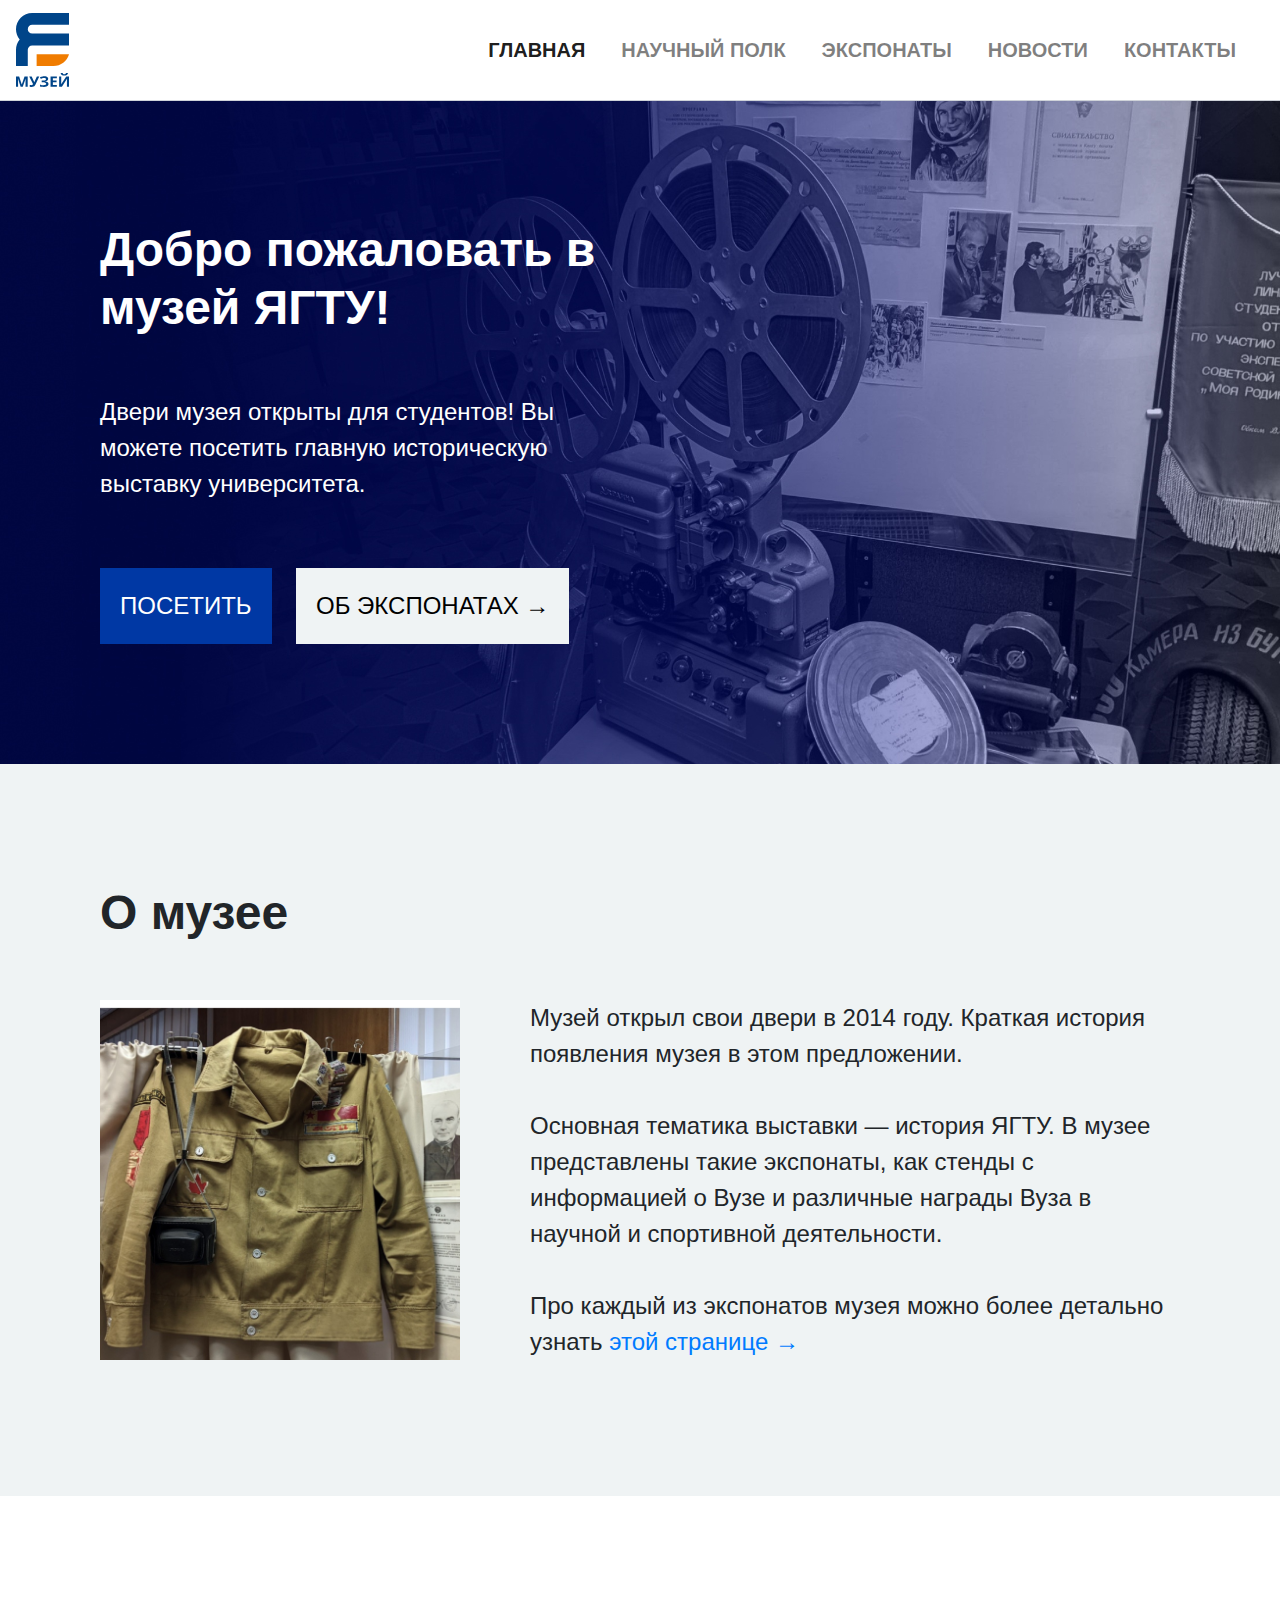
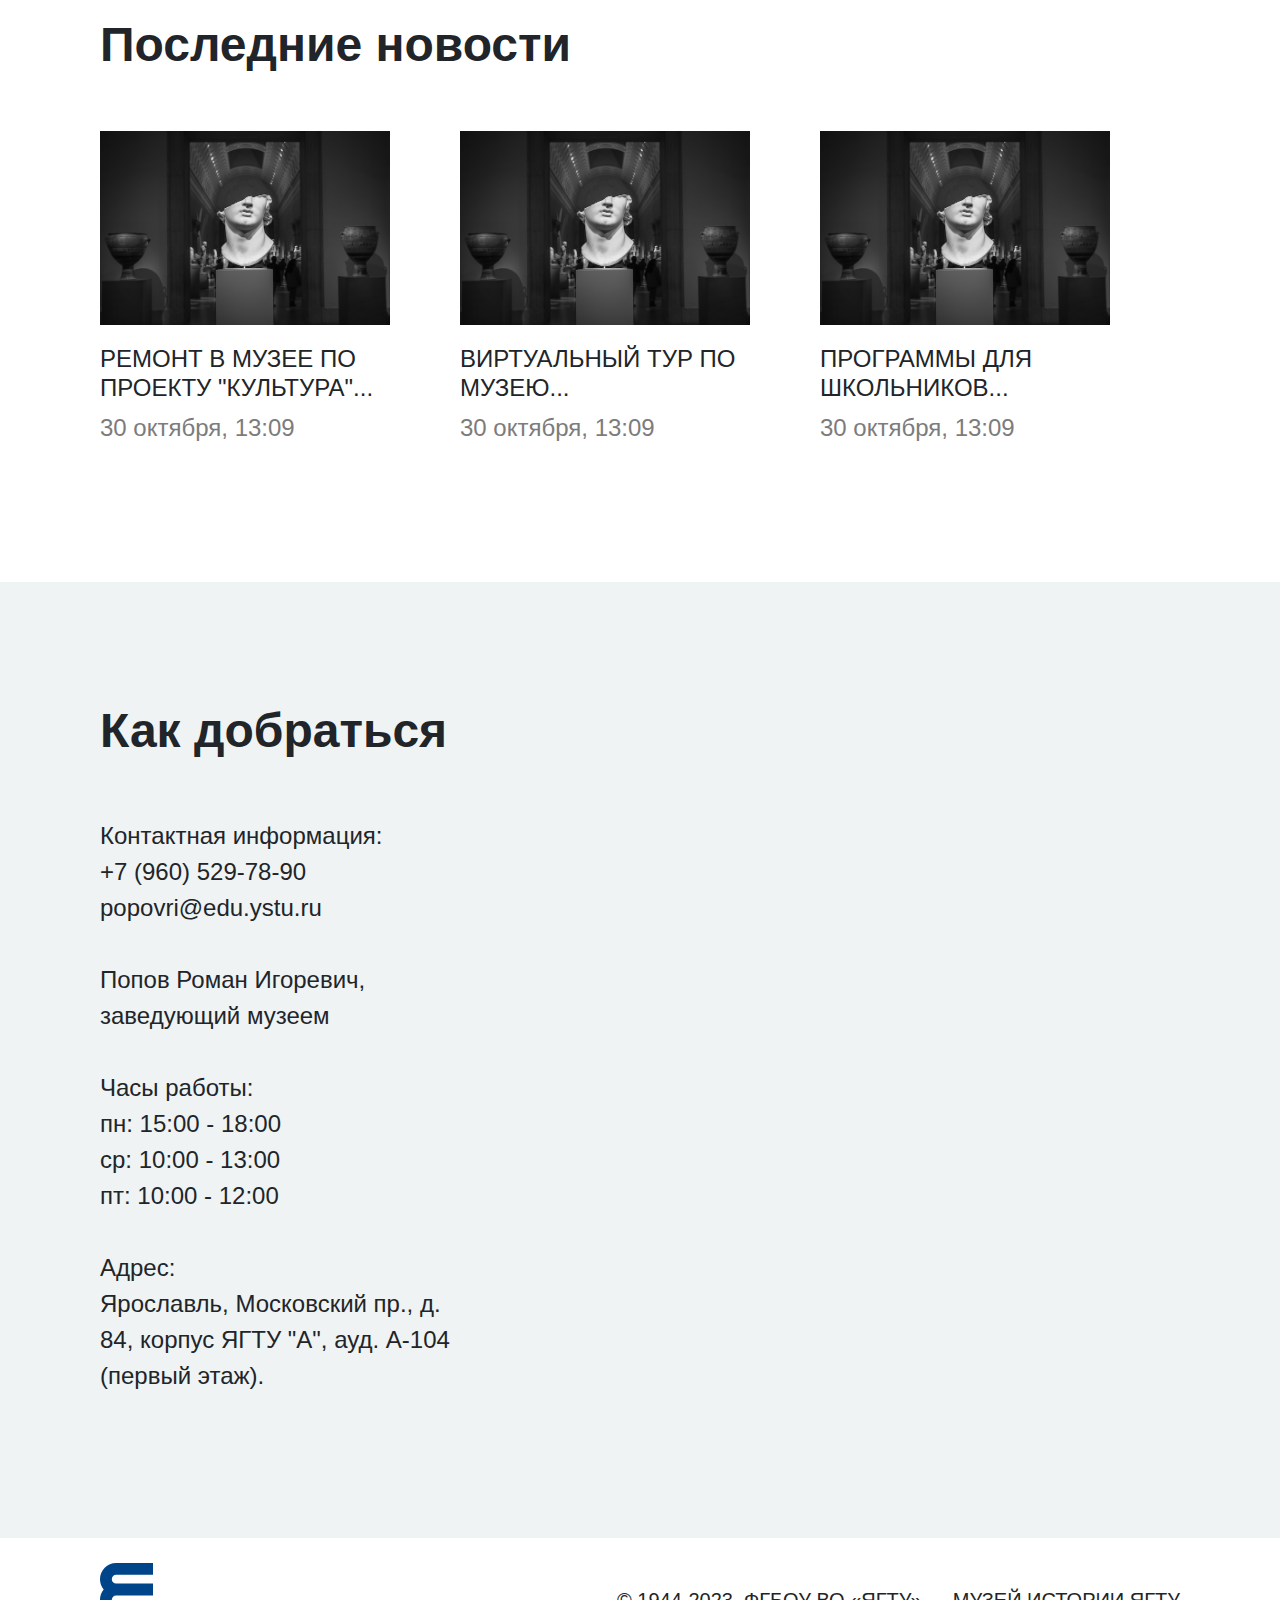
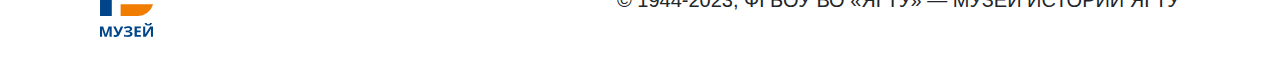
<file: static/index.html>
<!DOCTYPE html>
<html lang="en">

<head>
    <meta charset="UTF-8">
    <meta http-equiv="X-UA-Compatible" content="IE=edge">
    <meta name="viewport" content="width=device-width, initial-scale=1.0">

    <link rel="stylesheet" href="css/bootstrap.min.css" type="text/css">
    <link rel="stylesheet" href="style.css" type="text/css">

    <title>Добро пожаловать в музей ЯГТУ!</title>
</head>

<body>

    <nav class="navbar sticky-top navbar-expand-lg navbar-light">
        <div class="wrapper">
            <!-- logo -->
            <a class="navbar-brand" href="index.html">
                <img src="logo.svg" alt="музей ягту">
            </a>
            <!-- navigation -->
            <ul class="navbar-nav">
                <li class="nav-item active">
                    <a class="nav-link" href="index.html">главная<span class="sr-only">(current)</span></a>
                </li>
                <li class="nav-item">
                    <a class="nav-link" href="veterans.html">научный полк</a>
                </li>
                <li class="nav-item">
                    <a class="nav-link" href="exhibits.html">экспонаты</a>
                </li>
                <li class="nav-item">
                    <a class="nav-link" href="news.html">новости</a>
                </li>
                <li class="nav-item">
                    <a class="nav-link" href="#contacts">контакты</a>
                </li>
            </ul>
        </div>
    </nav>


    <header>
        <div class="wrapper">
            <h1>Добро пожаловать в музей ЯГТУ!</h1>
            <p>Двери музея открыты для студентов! Вы можете посетить главную историческую выставку университета.</p>
            <div class="buttons-container">
                <div>
                    <a href="#contacts" class="visit-button">ПОСЕТИТЬ</a>
                    <a href="exhibits.html" class="exhibits-button">ОБ ЭКСПОНАТАХ →</a>
                </div>
            </div>
        </div>
    </header>


    <section class="about-section">
        <div class="wrapper">
            <h1>О музее</h1>
            <div class="row">
                <div class="col-md-4">
                    <img src="img/museyph.jpg" alt="Фотография музея" class="info-image img-fluid">
                </div>
                <div class="col-md-8">
                    <p>
                        Музей открыл свои двери в 2014 году. Краткая история появления музея в этом предложении. <br><br>
                        Основная тематика выставки — история ЯГТУ. В музее представлены такие экспонаты, как стенды с информацией о Вузе и различные награды Вуза в научной и спортивной деятельности. <br><br>
                        Про каждый из экспонатов музея можно более детально узнать <a href="exhibits.html">этой странице →</a></p>

                </div>
            </div>
        </div>
    </section>


    <section class="news-section">
        <div class="wrapper">
            <h1>Последние новости</h1>
            <div class="row">
                <div class="col-md-4">
                    <img src="img/placeholder_image.jpg" alt="Placeholder Image" class="img-fluid">
                    <h3>РЕМОНТ В МУЗЕЕ ПО ПРОЕКТУ "КУЛЬТУРА"...</h3>
                    <p class="datetime">30 октября, 13:09</p>
                </div>
                <div class="col-md-4">
                    <img src="img/placeholder_image.jpg" alt="Placeholder Image" class="img-fluid">
                    <h3>ВИРТУАЛЬНЫЙ ТУР ПО МУЗЕЮ...</h3>
                    <p class="datetime">30 октября, 13:09</p>
                </div>
                <div class="col-md-4">
                    <img src="img/placeholder_image.jpg" alt="Placeholder Image" class="img-fluid">
                    <h3>ПРОГРАММЫ ДЛЯ ШКОЛЬНИКОВ...</h3>
                    <p class="datetime">30 октября, 13:09</p>
                </div>
            </div>
        </div>
    </section>


    <section class="contacts-section" id="contacts">
        <div class="wrapper">
            <h1>Как добраться</h1>
            <div class="row">
                <div class="col-md-4">
                    <p>
                        Контактная информация: <br>
                        +7 (960) 529-78-90 <br>
                        popovri@edu.ystu.ru <br><br>

                        Попов Роман Игоревич, <br>
                        заведующий музеем <br><br>

                        Часы работы: <br>
                        пн: 15:00 - 18:00 <br>
                        ср: 10:00 - 13:00 <br>
                        пт: 10:00 - 12:00 <br><br>

                        Адрес: <br>
                        Ярославль, Московский пр., д. 84, корпус ЯГТУ "А", ауд. А-104 (первый этаж).
                    </p>
                </div>
                <div class="col-md-8">
                    <iframe src="https://www.google.com/maps/embed?pb=!1m14!1m8!1m3!1d980.5343776160851!2d39.85645565929943!3d57.58793828982718!3m2!1i1024!2i768!4f13.1!3m3!1m2!1s0x46b2934c5a272d13%3A0xd0ee4bc98173c461!2z0KLQvtGH0LrQsCDQutC40L_QtdC90LjRjyDQr9CT0KLQow!5e0!3m2!1sru!2sru!4v1702453730101!5m2!1sru!2sru" width="600" height="600" style="border:0;" allowfullscreen="" loading="lazy" referrerpolicy="no-referrer-when-downgrade"></iframe>
                </div>
            </div>
        </div>
    </section>


    <footer>
        <div class="wrapper">
            <!-- logo -->
            <a class="navbar-brand" href="index.html">
                <img src="logo.svg" alt="музей ягту">
            </a>
            <p>© 1944-2023, ФГБОУ ВО «ЯГТУ» — МУЗЕЙ ИСТОРИИ ЯГТУ</p>
        </div>
    </footer>

</body>
</html>
</file>
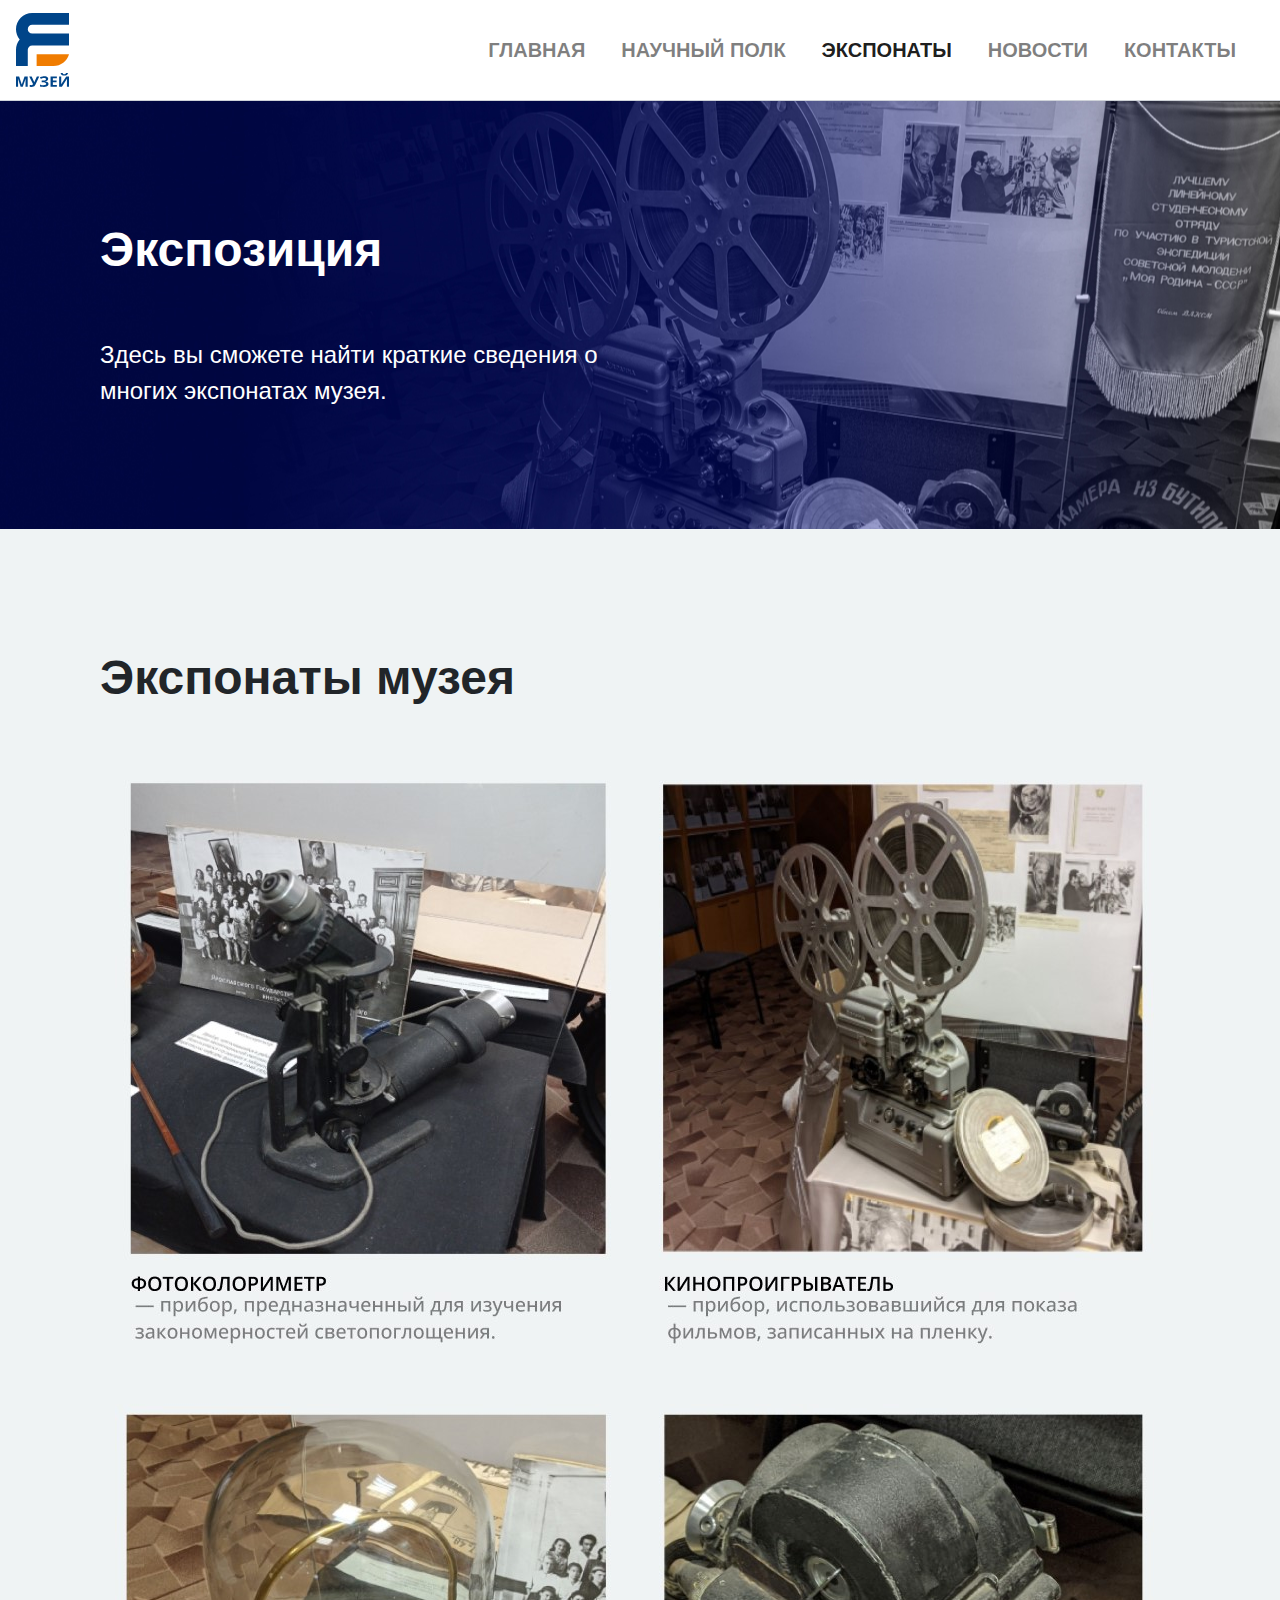
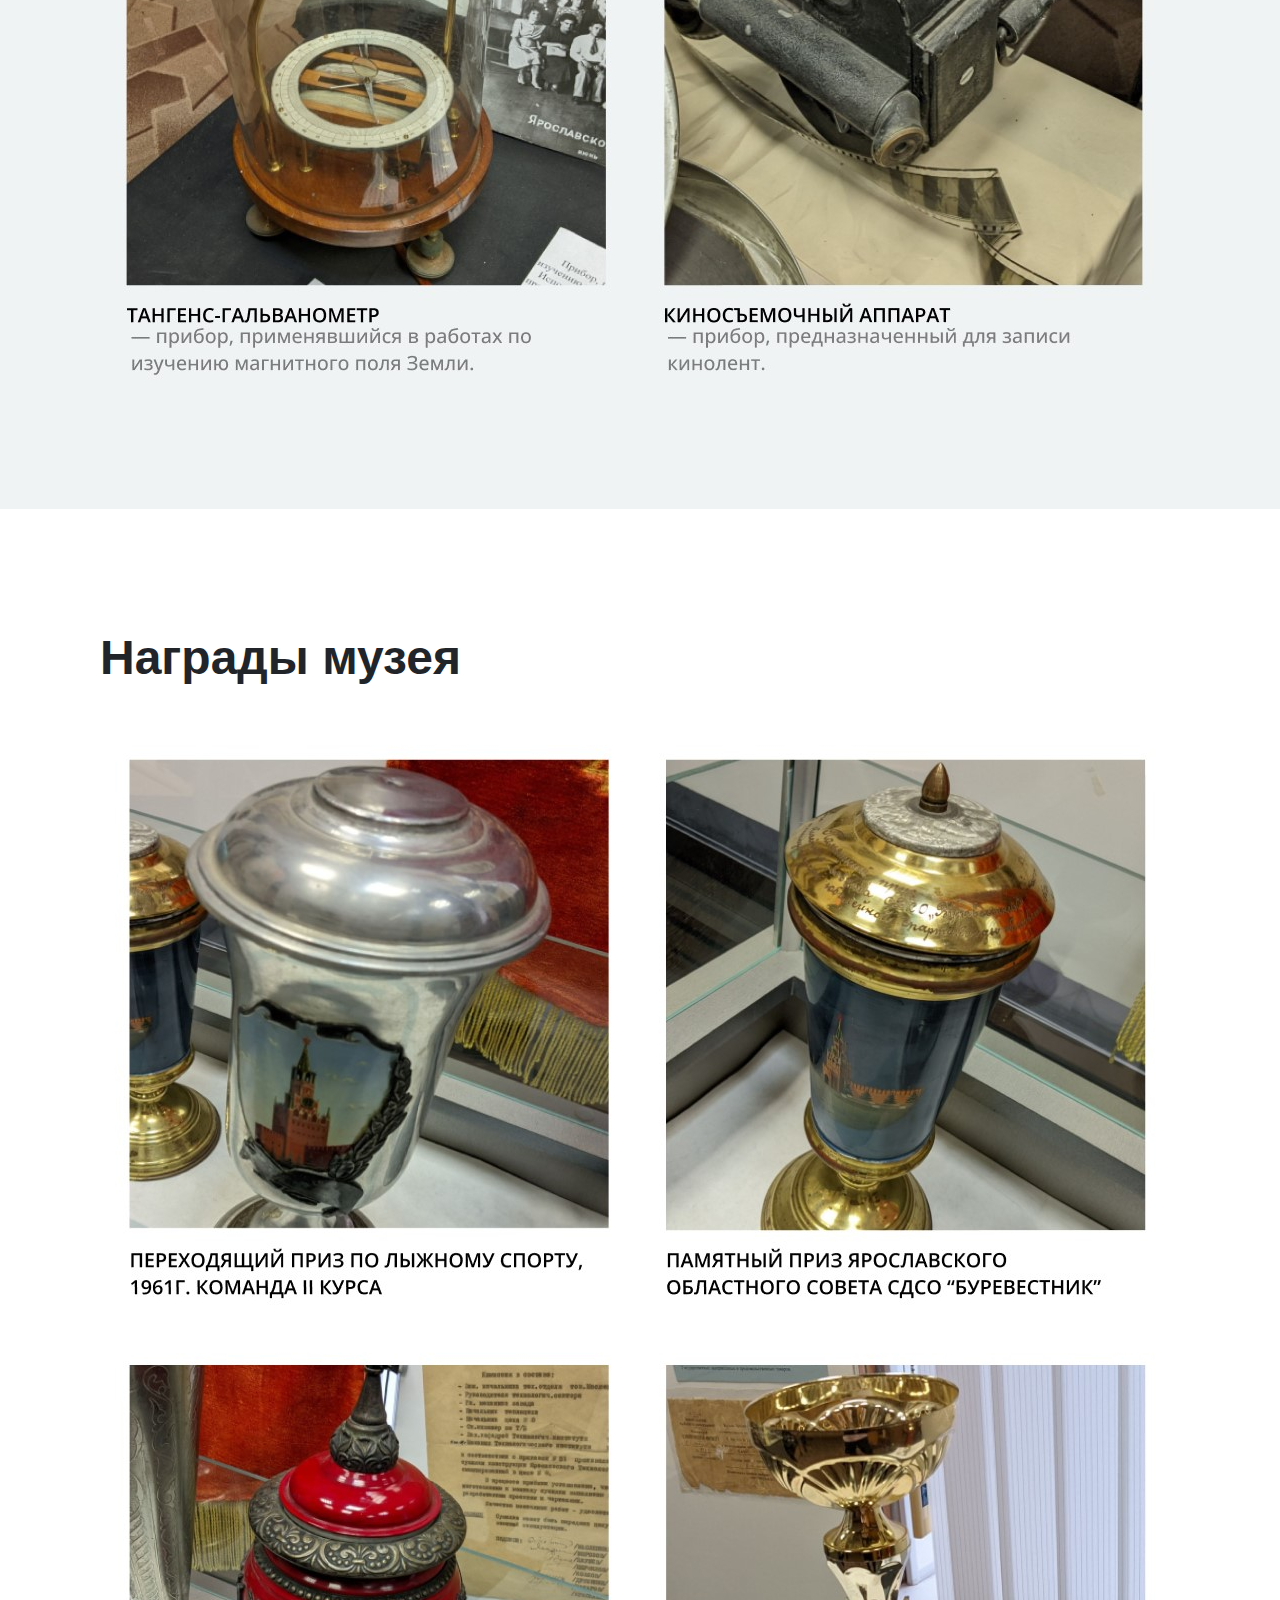
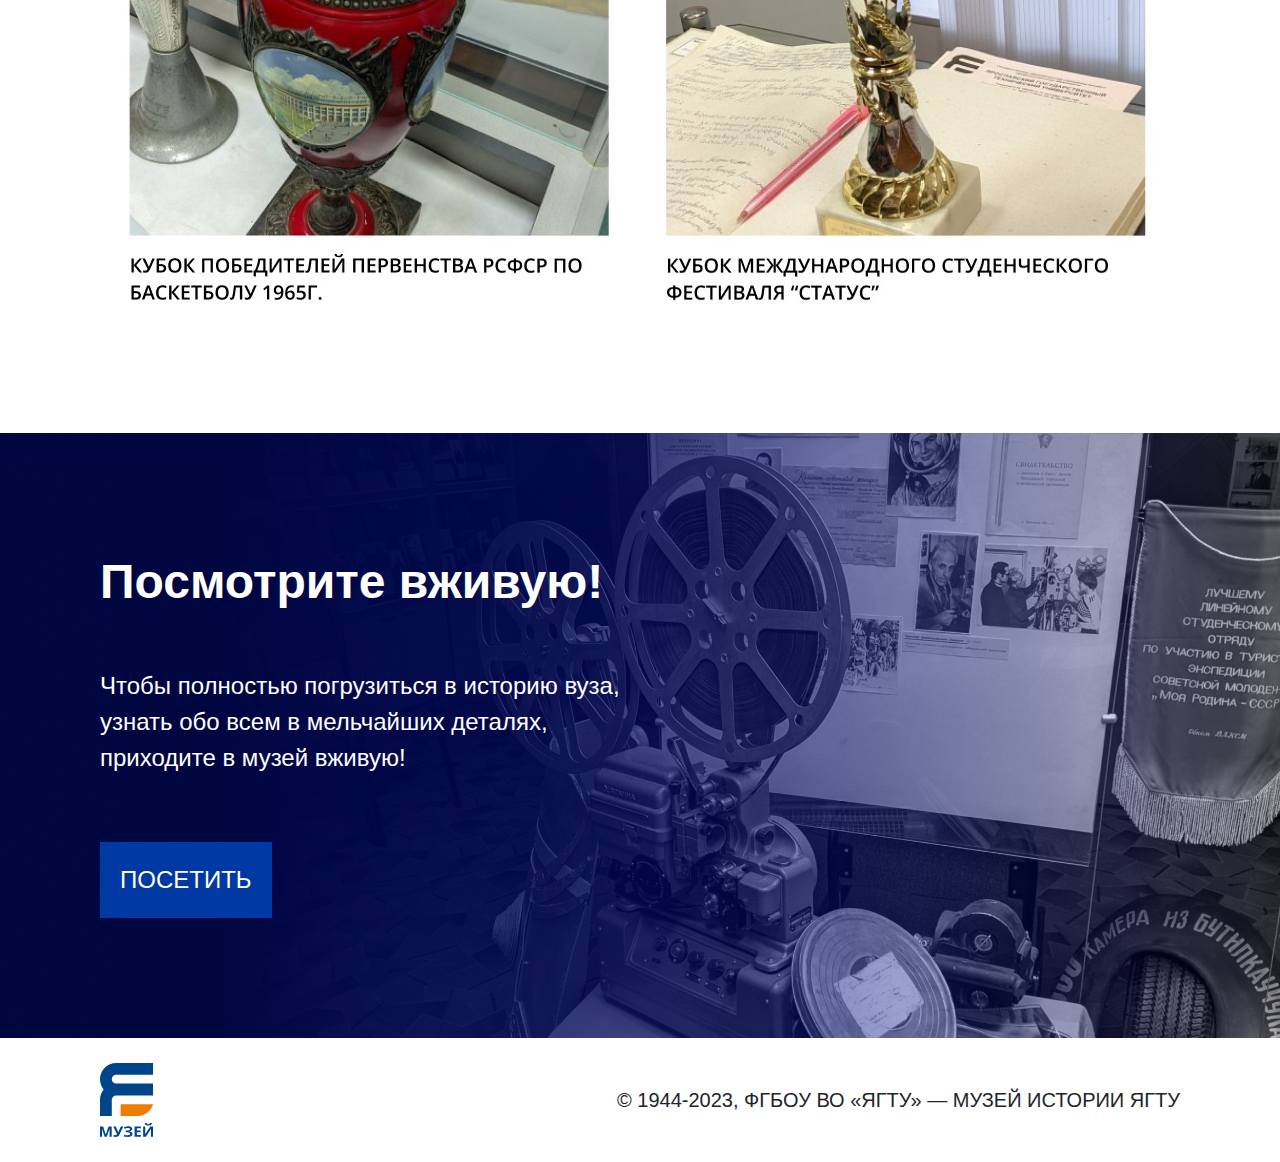
<file: static/exhibits.html>
<!DOCTYPE html>
<html lang="en">
<head>
    <meta charset="UTF-8">
    <meta http-equiv="X-UA-Compatible" content="IE=edge">
    <meta name="viewport" content="width=device-width, initial-scale=1.0">

    <link rel="stylesheet" href="./css/bootstrap.min.css">
    <link rel="stylesheet" href="style.css">

    <title>Экспонаты музея</title>
</head>
<body>
    <nav class="navbar sticky-top navbar-expand-lg navbar-light">
        <div class="wrapper">
            <!-- logo -->
            <a class="navbar-brand" href="index.html">
                <img src="logo.svg" alt="музей ягту">
            </a>
            <!-- navigation -->
            <ul class="navbar-nav">
                <li class="nav-item">
                    <a class="nav-link" href="index.html">главная</a>
                </li>
                <li class="nav-item">
                    <a class="nav-link" href="veterans.html">научный полк</a>
                </li>
                <li class="nav-item active">
                    <a class="nav-link" href="exhibits.html">экспонаты<span class="sr-only">(current)</span></a>
                </li>
                <li class="nav-item">
                    <a class="nav-link" href="news.html">новости</a>
                </li>
                <li class="nav-item">
                    <a class="nav-link" href="index.html#contacts">контакты</a>
                </li>
            </ul>
        </div>
    </nav>


    <header>
        <div class="wrapper">
            <h1>Экспозиция</h1>
            <p class="welcome-text">Здесь вы сможете найти краткие сведения о многих экспонатах музея.</p>
        </div>
    </header>


    <section class="veterans-section">
        <div class="wrapper">
            <h1>Экспонаты музея</h1>
            <div class="col-md-12">
                <img src="placeholder_exhibits.jpg.png.jpg" alt="Фотография музея" class="info-image img-fluid">
            </div>
        </div>
    </section>


    <section class="awards-section">
        <div class="wrapper">
            <h1>Награды музея</h1>
            <div class="col-md-12">
                <img src="placeholder_awards.jpg" alt="Фотография музея" class="info-image img-fluid">
            </div>
        </div>
    </section>


    <section class="cta">
        <div class="wrapper">
            <h1>Посмотрите вживую!</h1>
            <p>Чтобы полностью погрузиться в историю вуза, узнать обо всем в мельчайших деталях, приходите в музей вживую!</p>
            <div class="buttons-container">
                <div>
                    <a href="index.html#contacts" class="visit-button">ПОСЕТИТЬ</a>
                </div>
            </div>
        </div>
    </section>


    <footer>
        <div class="wrapper">
            <!-- logo -->
            <a class="navbar-brand" href="index.html">
                <img src="logo.svg" alt="музей ягту">
            </a>
            <p>© 1944-2023, ФГБОУ ВО «ЯГТУ» — МУЗЕЙ ИСТОРИИ ЯГТУ</p>
        </div>
    </footer>

</body>
</html>
</file>
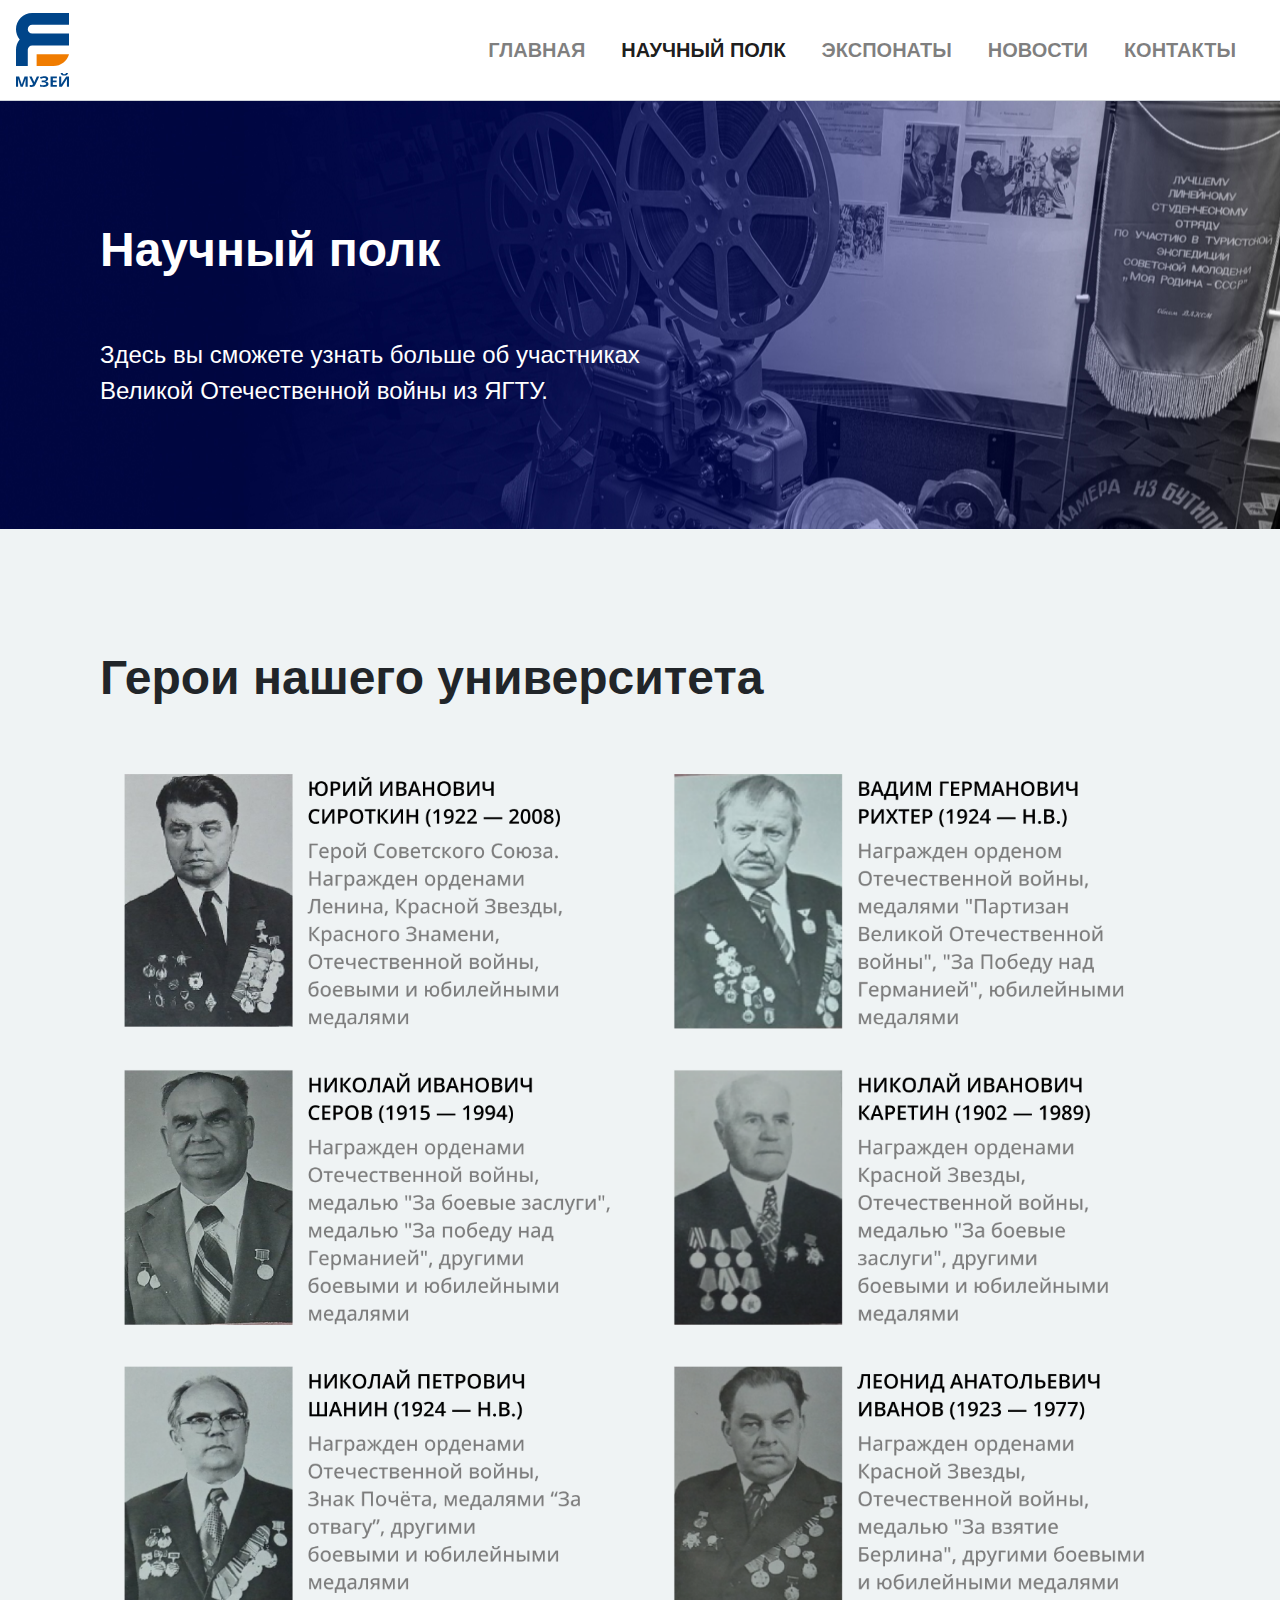
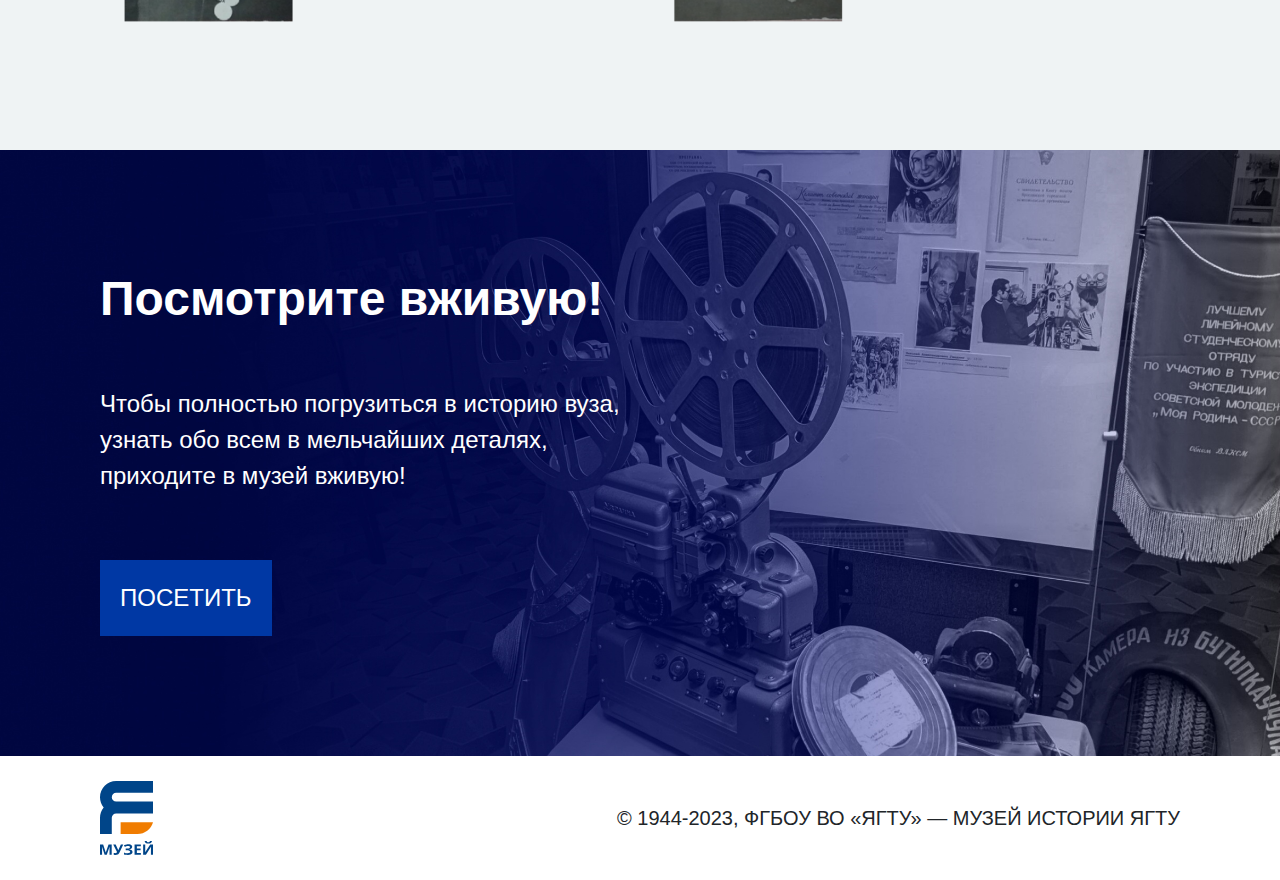
<file: static/veterans.html>
<!DOCTYPE html>
<html lang="en">
<head>
    <meta charset="UTF-8">
    <meta http-equiv="X-UA-Compatible" content="IE=edge">
    <meta name="viewport" content="width=device-width, initial-scale=1.0">

    <link rel="stylesheet" href="./css/bootstrap.min.css">
    <link rel="stylesheet" href="style.css">

    <title>Ветераны войны</title>
</head>

<body>
    <nav class="navbar sticky-top navbar-expand-lg navbar-light">
        <div class="wrapper">
            <!-- logo -->
            <a class="navbar-brand" href="index.html">
                <img src="logo.svg" alt="музей ягту">
            </a>
            <!-- navigation -->
            <ul class="navbar-nav">
                <li class="nav-item">
                    <a class="nav-link" href="index.html">главная</a>
                </li>
                <li class="nav-item active">
                    <a class="nav-link" href="veterans.html">научный полк<span class="sr-only">(current)</span></a>
                </li>
                <li class="nav-item">
                    <a class="nav-link" href="exhibits.html">экспонаты</a>
                </li>
                <li class="nav-item">
                    <a class="nav-link" href="news.html">новости</a>
                </li>
                <li class="nav-item">
                    <a class="nav-link" href="index.html#contacts">контакты</a>
                </li>
            </ul>
        </div>
    </nav>


    <header>
        <div class="wrapper">
            <h1>Научный полк</h1>
            <p class="welcome-text">Здесь вы сможете узнать больше об участниках Великой Отечественной войны из ЯГТУ.</p>
        </div>
    </header>


    <section class="veterans-section">
        <div class="wrapper">
            <h1>Герои нашего университета</h1>
            <div class="col-md-12">
                <img src="placeholder_veterans.jpg.png" alt="Фотография музея" class="info-image img-fluid">
            </div>
        </div>
    </section>


    <section class="cta">
        <div class="wrapper">
            <h1>Посмотрите вживую!</h1>
            <p>Чтобы полностью погрузиться в историю вуза, узнать обо всем в мельчайших деталях, приходите в музей вживую!</p>
            <div class="buttons-container">
                <div>
                    <a href="index.html#contacts" class="visit-button">ПОСЕТИТЬ</a>
                </div>
            </div>
        </div>
    </section>


    <footer>
        <div class="wrapper">
            <!-- logo -->
            <a class="navbar-brand" href="index.html">
                <img src="logo.svg" alt="музей ягту">
            </a>
            <p>© 1944-2023, ФГБОУ ВО «ЯГТУ» — МУЗЕЙ ИСТОРИИ ЯГТУ</p>
        </div>
    </footer>

</body>
</html>
</file>
<file: static/style.css>
/*div {*/
/*    border: black solid 1px;*/
/*}*/
html {
    scroll-behavior: smooth;
}

body {
    font-family: DINPro, sans-serif;
    margin: 0;
    padding: 0;
}

header {
    background-image: url('img/head.jpg'); /* Замените 'head.jpg' на путь к вашей фотографии */
    background-size: cover;
    background-position: center;
    color: #fff;
    padding: 120px 100px;
    text-align: left; /* Выравнивание текста по левому краю */
}

header .welcome-text {
    padding-bottom: 0;
    margin-bottom: 0;
}

h1 {
    padding-bottom: 50px;
    font-size: 36pt;
    font-weight: bold;
}

header h1 {
    width: 50%;
}

header p {
    width: 50%;
    padding-bottom: 50px;
}

p {
    font-size: 18pt;
}

h1 {
    margin-top: 0;
}

.navbar {
    border-bottom: solid 1px rgb(207, 211, 217);
    background-color: #fff;
    font-size: 15pt;
}

.navbar .wrapper {
    display: flex;
    justify-content: space-between;
    align-items: center;
    width: 1280px;
}

.navbar .wrapper a {
    text-transform: uppercase;
}

.navbar .wrapper ul {
}




.wrapper {
    max-width: 1280px;
    margin-right: auto;
    margin-left: auto;
    /*box-shadow: 0 1.5rem 1.875rem rgba(0, 0, 0, 0.1);*/
}

/*.container {*/
/*    margin: 120px 100px;*/
/*    padding: 0;*/
/*}*/

/*.container h1 {*/
/*    padding-bottom: 50px;*/
/*    font-size: 36pt;*/
/*    font-weight: bold;*/
/*    width: 50%;*/
/*}*/



.about-section {
    padding: 120px 100px;
    background-color: #eff3f4;
}

.about-section .row {
    margin: 0;
    padding: 0;
}

.about-section .row .col-md-4 {
    margin: 0;
    padding: 0;
}

.about-section .row .col-md-8 {
    padding-left: 70px;
}



.news-section {
    padding: 120px 100px;
    background-color: #fff;
}

.news-section .row {
    margin: 0;
    padding: 0;
    display: flex;
    justify-content: space-between;
    align-items: center;
}

.news-section .row .col-md-4 {
    margin: 0;
    padding-right: 70px;
    padding-left: 0;
}

.news-section .row .col-md-4 img {
    padding-bottom: 20px;
}

.news-section .row .col-md-4 h3 {
    font-size: 18pt;
}

.news-section .row .col-md-4 p {
    color: #7c7c7c;
}



.contacts-section {
    padding: 120px 100px;
    background-color: #eff3f4;
}

.contacts-section .row {
    margin: 0;
    padding: 0;
}

.contacts-section .row .col-md-8 {
    margin: 0;
    padding: 0 0 0 70px;
    display: flex;
    justify-content: flex-end;
}

.contacts-section .row .col-md-4 {
    margin: 0;
    padding: 0;
}



.veterans-section {
    padding: 120px 100px;
    background-color: #eff3f4;
}



.awards-section {
    padding: 120px 100px;
    background-color: #fff;
}



.cta {
    background-image: url('img/head.jpg'); /* Замените 'head.jpg' на путь к вашей фотографии */
    background-size: cover;
    background-position: center;
    color: #fff;
    padding: 120px 100px;
    text-align: left; /* Выравнивание текста по левому краю */
}

.cta p {
    width: 50%;
    padding-bottom: 50px;
}



.articles-section {
    padding: 100px 120px 50px;
    background-color: #eff3f4;
}

.articles-section .row {
    margin: 0;
    padding-bottom: 50px;
}

.articles-section .row .col-md-4 {
    margin: 0;
    padding: 0;
}

.articles-section .row .col-md-8 {
    padding-left: 70px;
}

.articles-section .row .col-md-8 .datetime {
    color: #7c7c7c;
}



footer {
    padding: 20px 100px;
    background-color: #fff;
    height: 100px;
    align-content: center;
}

footer .wrapper {
    display: flex;
    justify-content: space-between;
    align-items: center;
    background-color: #fff;
    padding-bottom: 20px;
}

footer p {
    margin-bottom: 0;
    font-size: 15pt;
}



.buttons-container {
    display: flex;
    justify-content: space-between; /* Равномерное распределение пространства между элементами */
}

.visit-button, .exhibits-button, .news-button, .to-exhibits-button, .to-news-button {
    display: inline-block;
    padding: 20px 20px;
    margin-right: 20px;
    color: #fff;
    text-decoration: none;
    font-size: 18pt;
    cursor: pointer;
    transition: background-color 0.3s ease;
}

.visit-button {
    background-color: #0038a4; /* Синий цвет для кнопки "Посетить" */
}

.exhibits-button {
    background-color: #eff3f4; /* Белый цвет для кнопки "Об экспонатах" */
    color: #000;
}

.news-button {
    background-color: #4CAF50; /* Зеленый цвет для кнопки "Новости" */
}

.to-exhibits-button, .to-news-button {
    display: inline-block;
    padding: 10px 20px;
    margin: 0 10px;
    text-decoration: none;
    color: #eff3f4;
    border-radius: 5px;
    cursor: pointer;
    transition: background-color 0.3s ease;
    background-color: transparent; /* Прозрачный фон для кнопки "Ко всем новостям" */
}

.exhibits-button:hover, .news-button:hover, .to-exhibits-button:hover, .to-news-button:hover {
    background-color: #fff; /* Темно-синий цвет при наведении */
    text-decoration: none;
    color: #000;
    box-shadow: 0 1.5rem 1.875rem rgba(0, 0, 0, 0.2);

}

.visit-button:hover {
    background-color: #0055ff; /* Темно-синий цвет при наведении */
    color: #fff;
    text-decoration: none;
    box-shadow: 0 1.5rem 1.875rem rgba(0, 0, 0, 0.2);
}

.info-container {
    padding: 20px;
    text-align: left; /* Выравнивание текста по левому краю */
    display: flex; /* Размещение элементов внутри контейнера в виде горизонтального ряда */
    align-items: center; /* Выравнивание элементов по вертикали по центру */
}

.info-image {
    margin-right: 20px; /* Отступ справа */
    width: fit-content;
}

.info-text {
    flex-grow: 1; /* Растягиваем блок с текстом на всю доступную ширину */
}

nav {
    background-color: #eee;
    padding: 20px;
}

nav ul {
    list-style: none;
    margin: 0;
    padding: 0;
    text-align: center;
}

nav li {
    display: inline-block;
    margin-right: 20px;
}

nav a {
    text-decoration: none;
    color: #333;
    font-weight: bold;
}

.news-container {
    padding: 20px;
    margin-top: 20px; /* Отступ сверху для разделения блоков */
}

.news-item {
    margin-bottom: 20px;
    width: 30%;
    display: inline-block;
    vertical-align: top;
}

.news-item img {
    width: 100%;
    max-height: 200px;
    object-fit: cover;
    border-radius: 5px;
}

.to-news-container {
    text-align: right; /* Выравнивание текста по правому краю */
}

.to-news-button {
    background-color: transparent; /* Прозрачный фон для кнопки "Ко всем новостям" */
    margin-top: 10px; /* Отступ сверху */
}

.how-to-reach-container {
    display: flex;
    justify-content: space-between;
    padding: 20px;
}

.how-to-reach-text {
    flex-grow: 1;
}

.map-image {
    width: 60%;
    max-width: 400px;
    border-radius: 5px;
}
</file>
